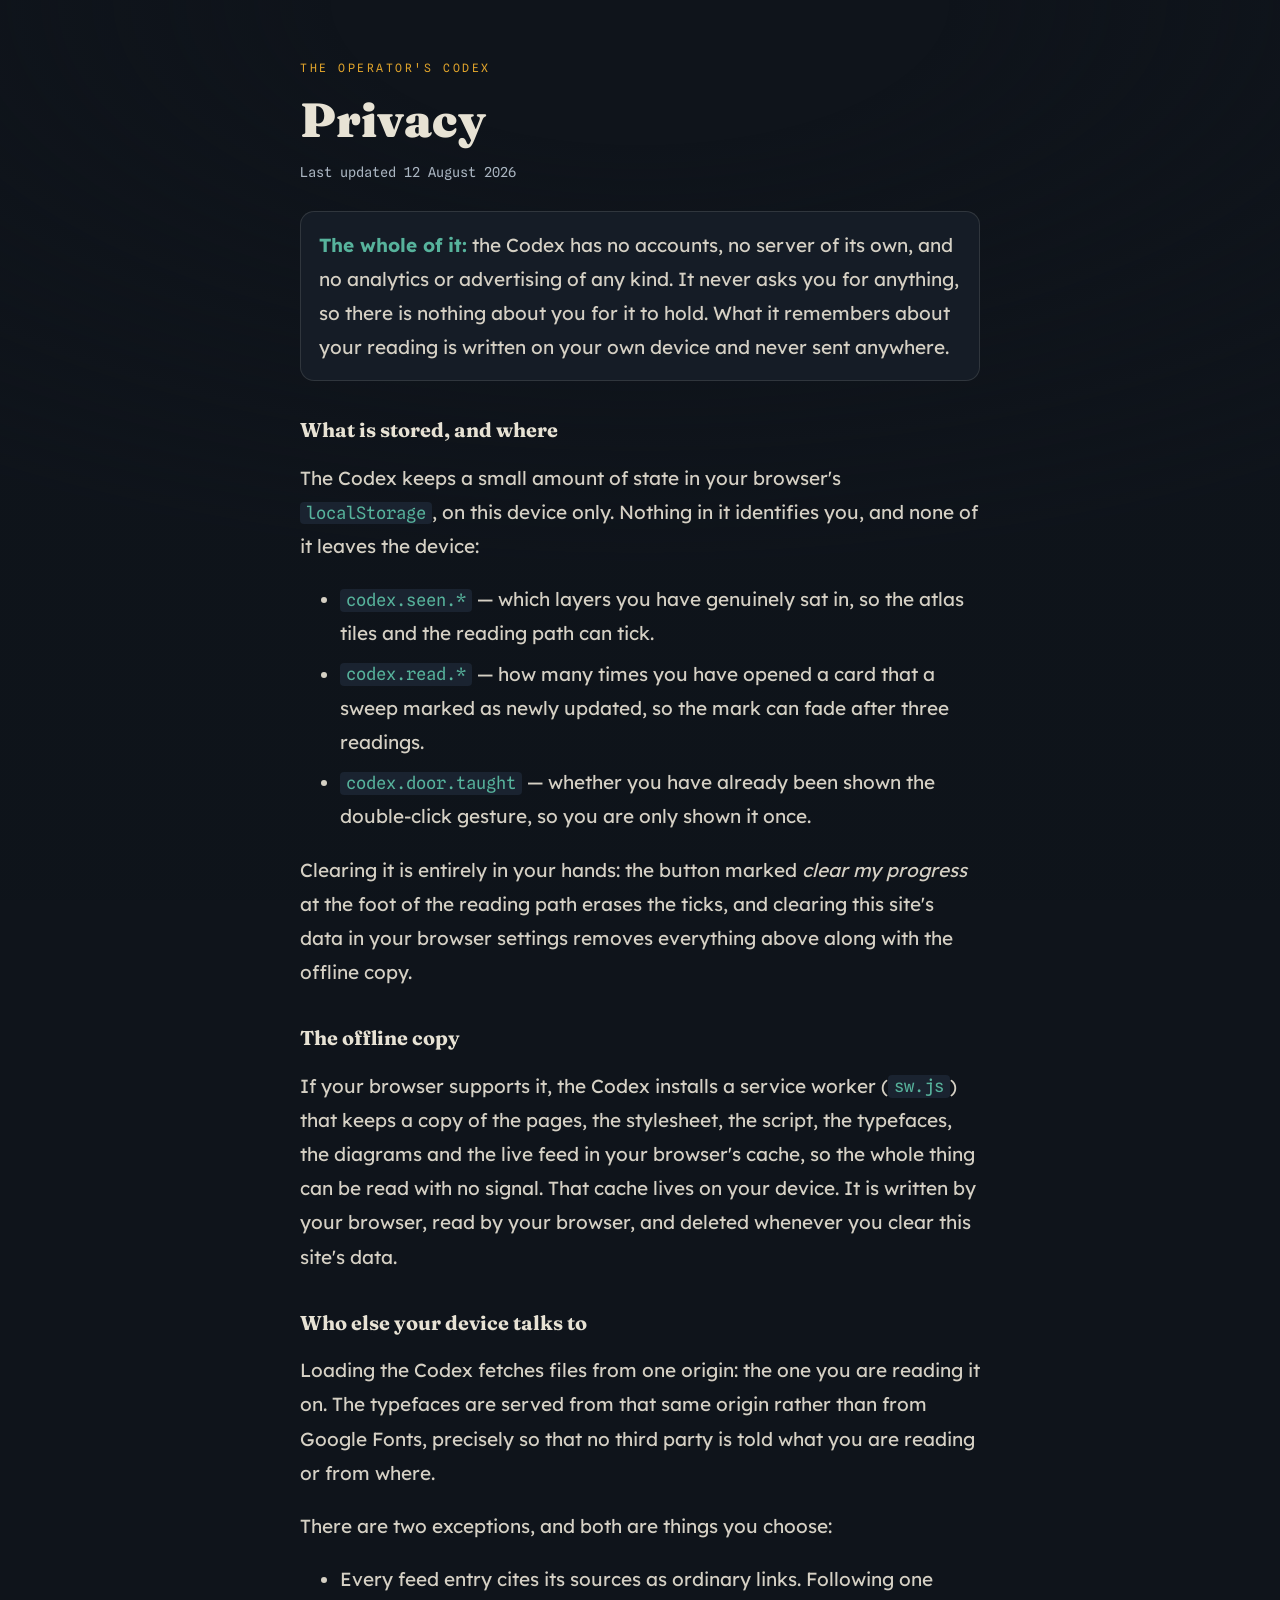
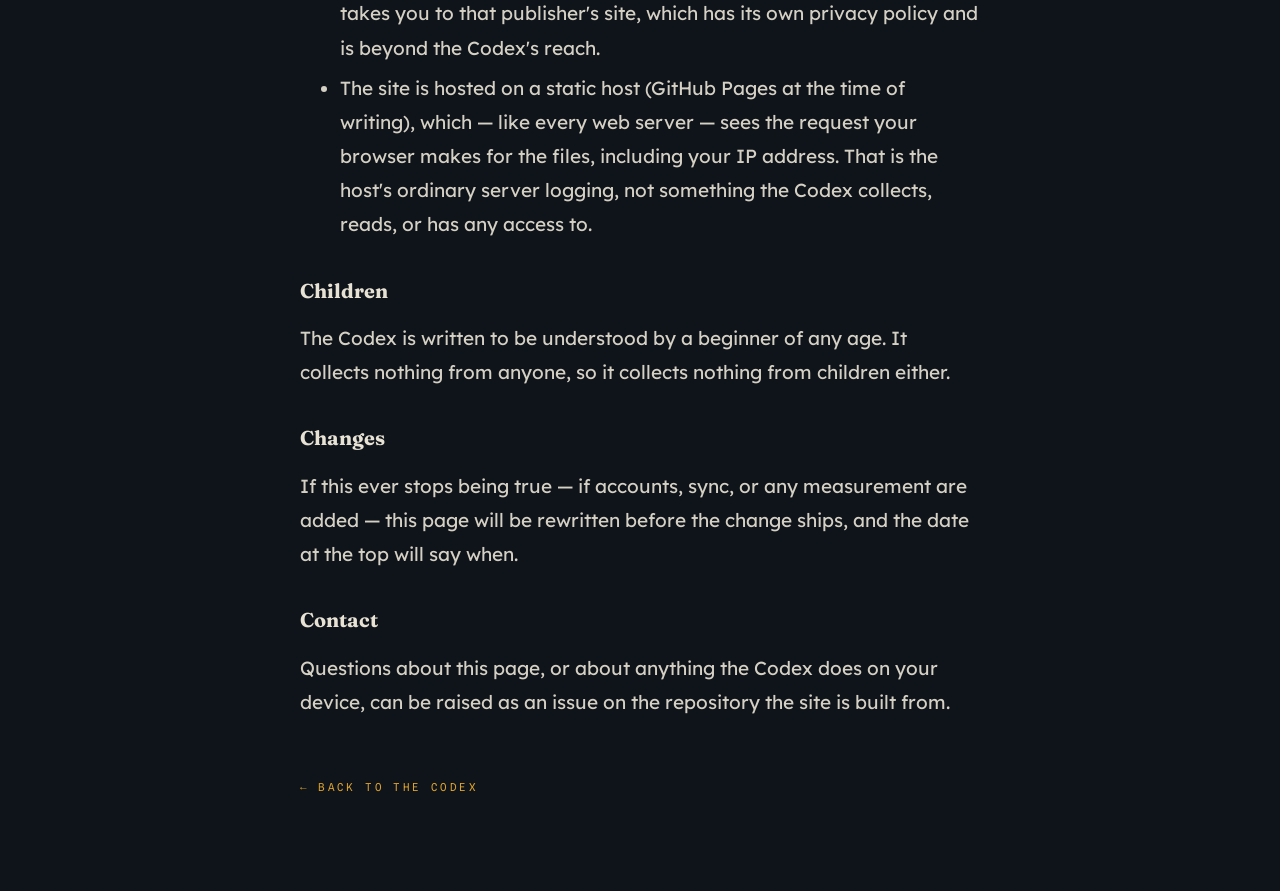
<file: privacy.html>
<!DOCTYPE html>
<html lang="en">
<head>
<meta charset="UTF-8">
<meta name="viewport" content="width=device-width, initial-scale=1.0">
<title>Privacy — The Operator's Codex</title>
<meta name="theme-color" content="#0f141b">
<meta name="description" content="The Operator's Codex has no accounts, no server and no tracking. Everything it remembers is kept on your own device.">
<link rel="manifest" href="manifest.json">
<link rel="stylesheet" href="assets/fonts.css">
<link rel="stylesheet" href="assets/codex.css">
<style>
  body{margin:0;background:#0f141b;color:#e7e2d4;
    font-family:'Lexend','Spline Sans',system-ui,sans-serif;font-size:19px;line-height:1.8}
  /* codex.css paints a fixed vignette at z-index 0 behind .wrap; this
     page has no .wrap, so it lifts itself above it the same way */
  .paper{max-width:680px;margin:0 auto;padding:58px 18px 90px;position:relative;z-index:1}
  .paper h1{font-size:clamp(2rem,5vw,3rem);font-weight:900;margin:0 0 6px}
  .paper h2{font-size:1.25rem;margin:38px 0 8px;color:#e7e2d4}
  .paper p{color:#d5d0c4}
  .paper li{color:#d5d0c4;margin:6px 0}
  .paper .kicker{font-family:'Spline Sans Mono',monospace;font-size:.72rem;letter-spacing:.22em;
    text-transform:uppercase;color:#dfa32b;margin-bottom:14px}
  .paper .short{border:1px solid rgba(231,226,212,.13);border-radius:14px;background:#151c26;
    padding:16px 18px;margin:26px 0}
  .paper .short b{color:#57b39c}
  .paper .back{display:inline-block;margin-top:40px;font-family:'Spline Sans Mono',monospace;
    font-size:.68rem;letter-spacing:.22em;text-transform:uppercase;color:#dfa32b}
  .paper code{background:#1a2330;padding:.08em .35em;border-radius:4px;color:#57b39c;
    font-family:'Spline Sans Mono',ui-monospace,monospace;font-size:.9em}
  .paper .when{color:#aab5c1;font-size:.85rem;font-family:'Spline Sans Mono',monospace}
</style>
</head>
<body>
<div class="paper">

  <div class="kicker">The Operator's Codex</div>
  <h1>Privacy</h1>
  <p class="when">Last updated 12 August 2026</p>

  <div class="short">
    <p style="margin:0"><b>The whole of it:</b> the Codex has no accounts, no server of its own,
    and no analytics or advertising of any kind. It never asks you for anything, so there is
    nothing about you for it to hold. What it remembers about your reading is written on your
    own device and never sent anywhere.</p>
  </div>

  <h2>What is stored, and where</h2>
  <p>The Codex keeps a small amount of state in your browser's <code>localStorage</code>, on this
  device only. Nothing in it identifies you, and none of it leaves the device:</p>
  <ul>
    <li><code>codex.seen.*</code> — which layers you have genuinely sat in, so the atlas tiles and
    the reading path can tick.</li>
    <li><code>codex.read.*</code> — how many times you have opened a card that a sweep marked as
    newly updated, so the mark can fade after three readings.</li>
    <li><code>codex.door.taught</code> — whether you have already been shown the double-click
    gesture, so you are only shown it once.</li>
  </ul>
  <p>Clearing it is entirely in your hands: the button marked <em>clear my progress</em> at the foot
  of the reading path erases the ticks, and clearing this site's data in your browser settings
  removes everything above along with the offline copy.</p>

  <h2>The offline copy</h2>
  <p>If your browser supports it, the Codex installs a service worker (<code>sw.js</code>) that
  keeps a copy of the pages, the stylesheet, the script, the typefaces, the diagrams and the live
  feed in your browser's cache, so the whole thing can be read with no signal. That cache lives on
  your device. It is written by your browser, read by your browser, and deleted whenever you clear
  this site's data.</p>

  <h2>Who else your device talks to</h2>
  <p>Loading the Codex fetches files from one origin: the one you are reading it on. The typefaces
  are served from that same origin rather than from Google Fonts, precisely so that no third party
  is told what you are reading or from where.</p>
  <p>There are two exceptions, and both are things you choose:</p>
  <ul>
    <li>Every feed entry cites its sources as ordinary links. Following one takes you to that
    publisher's site, which has its own privacy policy and is beyond the Codex's reach.</li>
    <li>The site is hosted on a static host (GitHub Pages at the time of writing), which — like
    every web server — sees the request your browser makes for the files, including your IP
    address. That is the host's ordinary server logging, not something the Codex collects, reads,
    or has any access to.</li>
  </ul>

  <h2>Children</h2>
  <p>The Codex is written to be understood by a beginner of any age. It collects nothing from
  anyone, so it collects nothing from children either.</p>

  <h2>Changes</h2>
  <p>If this ever stops being true — if accounts, sync, or any measurement are added — this page
  will be rewritten before the change ships, and the date at the top will say when.</p>

  <h2>Contact</h2>
  <p>Questions about this page, or about anything the Codex does on your device, can be raised as
  an issue on the repository the site is built from.</p>

  <a class="back" href="index.html">← back to the Codex</a>
</div>
</body>
</html>
</file>
<file: assets/fonts.css>
/* ============================================================
   THE CODEX TYPEFACES — served from this origin, not Google's.

   The three families the Codex is set in, subsetted to latin and
   latin-ext, taken from the Google Fonts CDN and committed here.
   Two reasons, both of which matter to the app the Codex is becoming:

     · offline — a service worker can cache a file on this origin.
       It cannot cache fonts.googleapis.com, so a page read on the
       Underground used to fall back to system fonts mid-sentence.
     · privacy — no third-party request means privacy.html can say
       "nothing about you leaves this device" without a caveat.

   All three are variable fonts, so one file covers every weight the
   page asks for; `font-weight: 100 900` is what tells the browser it
   may interpolate rather than synthesise. The unicode-range lines are
   Google's own, kept so anything outside latin still falls through to
   a system font instead of rendering as tofu.

   Fraunces, Lexend and Spline Sans Mono are all licensed under the
   SIL Open Font License 1.1, which permits redistribution like this.
   ============================================================ */

/* ---------------------------------------------------- Fraunces */
@font-face {
  font-family: 'Fraunces';
  font-style: normal;
  font-weight: 100 900;
  font-display: swap;
  src: url(fonts/fraunces-latin.woff2) format('woff2');
  unicode-range: U+0000-00FF, U+0131, U+0152-0153, U+02BB-02BC, U+02C6, U+02DA, U+02DC, U+0304, U+0308, U+0329, U+2000-206F, U+20AC, U+2122, U+2191, U+2193, U+2212, U+2215, U+FEFF, U+FFFD;
}
@font-face {
  font-family: 'Fraunces';
  font-style: normal;
  font-weight: 100 900;
  font-display: swap;
  src: url(fonts/fraunces-latin-ext.woff2) format('woff2');
  unicode-range: U+0100-02BA, U+02BD-02C5, U+02C7-02CC, U+02CE-02D7, U+02DD-02FF, U+0304, U+0308, U+0329, U+1D00-1DBF, U+1E00-1E9F, U+1EF2-1EFF, U+2020, U+20A0-20AB, U+20AD-20C0, U+2113, U+2C60-2C7F, U+A720-A7FF;
}

/* ------------------------------------------------------ Lexend */
@font-face {
  font-family: 'Lexend';
  font-style: normal;
  font-weight: 100 900;
  font-display: swap;
  src: url(fonts/lexend-latin.woff2) format('woff2');
  unicode-range: U+0000-00FF, U+0131, U+0152-0153, U+02BB-02BC, U+02C6, U+02DA, U+02DC, U+0304, U+0308, U+0329, U+2000-206F, U+20AC, U+2122, U+2191, U+2193, U+2212, U+2215, U+FEFF, U+FFFD;
}
@font-face {
  font-family: 'Lexend';
  font-style: normal;
  font-weight: 100 900;
  font-display: swap;
  src: url(fonts/lexend-latin-ext.woff2) format('woff2');
  unicode-range: U+0100-02BA, U+02BD-02C5, U+02C7-02CC, U+02CE-02D7, U+02DD-02FF, U+0304, U+0308, U+0329, U+1D00-1DBF, U+1E00-1E9F, U+1EF2-1EFF, U+2020, U+20A0-20AB, U+20AD-20C0, U+2113, U+2C60-2C7F, U+A720-A7FF;
}

/* -------------------------------------------- Spline Sans Mono */
@font-face {
  font-family: 'Spline Sans Mono';
  font-style: normal;
  font-weight: 100 900;
  font-display: swap;
  src: url(fonts/spline-sans-mono-latin.woff2) format('woff2');
  unicode-range: U+0000-00FF, U+0131, U+0152-0153, U+02BB-02BC, U+02C6, U+02DA, U+02DC, U+0304, U+0308, U+0329, U+2000-206F, U+20AC, U+2122, U+2191, U+2193, U+2212, U+2215, U+FEFF, U+FFFD;
}
@font-face {
  font-family: 'Spline Sans Mono';
  font-style: normal;
  font-weight: 100 900;
  font-display: swap;
  src: url(fonts/spline-sans-mono-latin-ext.woff2) format('woff2');
  unicode-range: U+0100-02BA, U+02BD-02C5, U+02C7-02CC, U+02CE-02D7, U+02DD-02FF, U+0304, U+0308, U+0329, U+1D00-1DBF, U+1E00-1E9F, U+1EF2-1EFF, U+2020, U+20A0-20AB, U+20AD-20C0, U+2113, U+2C60-2C7F, U+A720-A7FF;
}
</file>
<file: assets/codex.css>
/* ============================================================
   THE OPERATOR'S CODEX — the whole cloth
   One stylesheet, five books:

     §A  ground  · tokens, type, the reading column
     §B  chrome  · header, atlas, path, cards, notes, figures
     §C  organs  · field, rail, lens, pulse, mark, door, seeker
     §D  wide    · the breakpoint system (768 / 1024 / 1280 / 1680)
     §E  still   · prefers-reduced-motion answers everything

   The caretaker (scripts/update_codex.py) rewrites card HTML by
   regex, and Layer 04 is replaced wholesale between its markers —
   so every layout rule for section interiors styles bare children
   (section > *), never wrapper markup. Keep it that way.
   ============================================================ */

/* ---------- §A · ground ----------------------------------- */
:root{
  /* palette — mirrored in scripts/make_figures.py; change both or neither */
  --ink:#0f141b; --panel:#151c26; --panel2:#1a2330;
  --bone:#e7e2d4; --dim:#aab5c1;
  --turmeric:#dfa32b; --teal:#57b39c; --ember:#cf6f57;
  --line:rgba(231,226,212,.13);
  /* soft accents */
  --gold-soft:rgba(223,163,43,.5); --teal-soft:rgba(87,179,156,.5);
  --ember-soft:rgba(207,111,87,.5); --ice:#9fb4d8; --heather:#b79ad8;
  --glowT:rgba(223,163,43,.55); --glowL:rgba(87,179,156,.55); --glowE:rgba(207,111,87,.55);
  /* material */
  --glass:rgba(21,28,38,.72); --glass-line:rgba(231,226,212,.16);
  --lift1:0 10px 26px -16px rgba(0,0,0,.9);
  --lift2:0 18px 46px -28px rgba(0,0,0,.95);
  --lift3:0 50px 100px -50px #000;
  --r1:10px; --r2:14px; --r3:18px;
  /* type scale (body stays 19px — this is a reading site) */
  --t-hero:clamp(2.6rem,7vw,4.6rem);
  --t-h2:clamp(1.7rem,3.4vw,2.6rem);
  --t-h3:clamp(1.08rem,1.5vw,1.22rem);
  /* motion */
  --ease:cubic-bezier(.22,.85,.28,1);
  --easeIn:cubic-bezier(.65,.05,.36,1);
}
.wrap{max-width:760px;margin:0 auto;padding:0 18px 90px}
a{color:var(--teal);text-decoration:none}
h1,h2,h3{font-family:'Fraunces',Georgia,serif;line-height:1.12;margin:0}
code,.mono{font-family:'Spline Sans Mono',ui-monospace,monospace;font-size:.92em}
code{background:var(--panel2);padding:.08em .35em;border-radius:4px;color:var(--teal)}
:focus-visible{outline:2px solid var(--turmeric);outline-offset:2px}

/* ---------- §B · chrome ------------------------------------ */

/* header */
header{padding:58px 0 30px;border-bottom:1px solid var(--line)}
.kicker{font-family:'Spline Sans Mono',monospace;font-size:.72rem;letter-spacing:.22em;
  text-transform:uppercase;color:var(--turmeric);margin-bottom:14px}
header h1{font-size:var(--t-hero);font-weight:900}
header h1 em{font-style:italic;font-weight:400;color:var(--turmeric)}
.sub{color:var(--dim);margin:16px 0 0;max-width:44ch}
.stamp{font-family:'Spline Sans Mono',monospace;font-size:.72rem;color:var(--dim);
  margin-top:22px;display:flex;gap:14px;flex-wrap:wrap}
.stamp b{color:var(--bone);font-weight:500}

/* voices legend */
.legend{margin:26px 0 0;padding:16px;border:1px solid var(--line);border-radius:12px;background:var(--panel)}
.legend p{margin:8px 0;font-size:.98rem}
.dotg,.dott{display:inline-block;width:9px;height:9px;border-radius:50%;margin-right:8px}
.dotg{background:var(--turmeric)} .dott{background:var(--teal)}

/* the hero — a cinematic opening over the field */
.hero{min-height:88svh;display:flex;flex-direction:column;justify-content:center;padding:56px 0 34px}
.hero .kicker{animation:kick 1.6s var(--ease) .15s both}
.hero h1,.hero .sub,.hero .stamp,.hero .gestures,.hero .latest,.hero .beginrow{animation:heroin 1s var(--ease) both}
.hero h1{animation-delay:.05s}
.hero .sub{animation-delay:.2s}
.hero .stamp{animation-delay:.35s}
.hero .latest{animation-delay:.5s}
.hero .beginrow{animation-delay:.62s}
.hero .gestures{animation-delay:.74s}
@keyframes kick{from{opacity:0;letter-spacing:.5em;filter:blur(4px)}to{opacity:1}}
@keyframes heroin{from{opacity:0;transform:translateY(18px)}to{opacity:1;transform:none}}
.hero .stamp{gap:8px}
.hero .stamp span{border:1px solid var(--glass-line);background:var(--glass);border-radius:99px;
  padding:6px 12px;backdrop-filter:blur(8px);-webkit-backdrop-filter:blur(8px)}
.gestures{display:grid;gap:10px;margin-top:32px}
.gesture{border:1px solid var(--glass-line);background:var(--glass);border-radius:var(--r2);
  padding:13px 15px;backdrop-filter:blur(8px);-webkit-backdrop-filter:blur(8px)}
.gesture .gk{font-family:'Spline Sans Mono',monospace;font-size:.64rem;letter-spacing:.16em;
  text-transform:uppercase;color:var(--turmeric);display:block;margin-bottom:6px}
.gesture p{margin:0;font-size:.88rem;color:var(--dim);line-height:1.6}
.legend .study{color:var(--dim);font-size:.85rem;margin-top:10px}
.begin{display:inline-flex;align-items:center;gap:12px;margin-top:34px;align-self:flex-start;
  font-family:'Spline Sans Mono',monospace;font-size:.68rem;letter-spacing:.22em;text-transform:uppercase;
  color:var(--turmeric);border:1px solid rgba(223,163,43,.4);border-radius:99px;padding:12px 22px;
  background:rgba(223,163,43,.06);transition:background .3s var(--ease),color .3s var(--ease),transform .3s var(--ease)}
.begin b{font-weight:400;animation:dip 2.2s var(--ease) infinite}
@keyframes dip{0%,100%{transform:translateY(-2px)}50%{transform:translateY(3px)}}
.begin:hover{background:var(--turmeric);color:var(--ink);transform:translateY(-2px)}
/* two ways in: the curriculum from zero, or the whole atlas at once.
   The first is the one a newcomer wants, so it wears the gold. */
.beginrow{display:flex;gap:12px;flex-wrap:wrap;align-items:center}
.beginrow .begin{align-self:auto}
.begin.ghost{color:var(--dim);border-color:var(--line);background:transparent}
.begin.ghost b{animation:none}
.begin.ghost:hover{background:transparent;color:var(--bone);border-color:var(--gold-soft)}

/* the latest — the newest three, before anything else on the page.
   Whoever came for the news is served in the first screen; every
   route out of it goes down into the feed, and from there into the
   layer that teaches the ground each item stands on. */
.latest{margin-top:34px;border:1px solid var(--glass-line);background:var(--glass);
  border-radius:var(--r2);padding:14px 16px 6px;
  backdrop-filter:blur(8px);-webkit-backdrop-filter:blur(8px)}
.latesthead{display:flex;align-items:center;gap:10px;flex-wrap:wrap;
  font-family:'Spline Sans Mono',monospace;font-size:.64rem;letter-spacing:.16em;
  text-transform:uppercase;color:var(--dim);margin-bottom:4px}
.latesthead b{color:var(--bone);font-weight:500;letter-spacing:.16em}
.latesthead .lh-d{display:none;color:var(--dim);opacity:.75}   /* returns at 768 */
.latesthead a{margin-left:auto;color:var(--turmeric)}
.lateststrip{display:grid;gap:2px}
.latestwait{display:block;padding:10px 0;color:var(--dim);font-size:.9rem}
a.lat{display:block;padding:11px 0;border-top:1px solid var(--line);color:var(--bone);
  transition:padding-left .3s var(--ease),color .3s var(--ease)}
a.lat:hover{padding-left:8px}
.latmeta{display:flex;align-items:center;gap:8px;flex-wrap:wrap;margin-bottom:5px;
  font-family:'Spline Sans Mono',monospace;font-size:.56rem;letter-spacing:.16em;text-transform:uppercase}
.latmeta .when{color:var(--dim)}
.lattitle{display:block;font-family:'Fraunces',Georgia,serif;font-size:1rem;line-height:1.35}
a.lat:hover .lattitle{color:var(--turmeric)}

/* the atlas — the constellation of layers */
.atlas{margin:44px 0 0;scroll-margin-top:24px}
.atlashead{display:flex;align-items:center;gap:14px;flex-wrap:wrap;margin:0 0 14px}
.ah-t{font-family:'Fraunces',serif;font-weight:600;font-size:1.5rem}
.ah-d{color:var(--dim);font-size:.9rem;max-width:52ch;flex:1;min-width:220px}
.ah-ring{margin-left:auto;display:flex;align-items:center;gap:9px;
  font-family:'Spline Sans Mono',monospace;font-size:.62rem;letter-spacing:.14em;
  text-transform:uppercase;color:var(--dim)}
.ah-ring svg{display:block}
.stagekey{display:flex;gap:7px;flex-wrap:wrap;margin:0 0 14px}
.sk{font-family:'Spline Sans Mono',monospace;font-size:.6rem;letter-spacing:.14em;text-transform:uppercase;
  padding:4px 10px;border-radius:99px;border:1px solid var(--line);color:var(--sc,var(--dim))}
/* the six stage hues — kept inside the diagram palette family */
[data-stage="1"]{--sc:var(--turmeric)}
[data-stage="2"]{--sc:var(--teal)}
[data-stage="3"]{--sc:var(--ice)}
[data-stage="4"]{--sc:var(--ember)}
[data-stage="5"]{--sc:var(--bone)}
[data-stage="6"]{--sc:#b7ab63}
.tiles{display:grid;grid-template-columns:repeat(2,1fr);gap:10px;grid-auto-flow:dense}
.tile{position:relative;display:flex;flex-direction:column;overflow:hidden;color:var(--bone);
  border:1px solid var(--line);border-radius:var(--r2);background:var(--panel);
  transition:transform .45s var(--ease),border-color .45s var(--ease),box-shadow .45s var(--ease)}
.tile::before{ /* stage seam along the top edge */
  content:"";position:absolute;inset:0 0 auto 0;height:2px;z-index:2;
  background:linear-gradient(90deg,transparent,var(--sc,var(--turmeric)),transparent);opacity:.55}
.tile:hover{transform:translateY(-3px);border-color:var(--sc,var(--turmeric));box-shadow:var(--lift2)}
.tile.big{grid-column:span 2;grid-row:span 2}
.tile.wide{grid-column:span 2}
.tile.wide .thumbwrap{aspect-ratio:4.6/1}
.tile .thumbwrap{display:block;aspect-ratio:2.4/1;overflow:hidden;position:relative;
  border-bottom:1px solid var(--line);background:#0a0e13}
.tile.big .thumbwrap{aspect-ratio:auto;flex:1;min-height:120px}
.tile .thumbwrap::after{ /* legibility wash so tile titles always win */
  content:"";position:absolute;inset:0;pointer-events:none;
  background:linear-gradient(180deg,rgba(10,14,19,0) 55%,rgba(10,14,19,.55))}
.tile .thumb{width:100%;height:100%;object-fit:cover;display:block;opacity:.8;
  transform:scale(1.02);transition:transform .6s var(--ease),opacity .6s var(--ease)}
.tile:hover .thumb{transform:scale(1.08);opacity:1}
.tile .glyphslot svg{width:100%;height:100%;display:block}
.tile .n{font-family:'Spline Sans Mono',monospace;font-size:.62rem;letter-spacing:.2em;
  color:var(--sc,var(--turmeric));padding:10px 12px 0}
.tile .t{font-family:'Fraunces',serif;font-size:1.02rem;font-weight:600;padding:2px 12px 0;line-height:1.25}
.tile .d{color:var(--dim);font-size:.78rem;padding:4px 12px 12px;margin-top:auto}
.tile .tcount{position:absolute;top:8px;right:8px;z-index:2;
  font-family:'Spline Sans Mono',monospace;font-size:.56rem;letter-spacing:.12em;color:var(--bone);
  background:rgba(10,14,19,.72);border:1px solid var(--line);border-radius:99px;padding:3px 8px}
.tile.seen{border-color:rgba(87,179,156,.45)}
.tile.seen .n::after{content:" ✓";color:var(--teal);letter-spacing:0}
.thumbwrap.live,.thumbwrap.gloss{display:flex;flex-direction:column;align-items:center;justify-content:center;gap:8px;
  background:radial-gradient(80% 120% at 50% 0%,rgba(207,111,87,.14),#0a0e13 70%)}
.thumbwrap.gloss{background:radial-gradient(80% 120% at 50% 0%,rgba(223,163,43,.14),#0a0e13 70%)}
.livecast{font-family:'Spline Sans Mono',monospace;font-size:.6rem;letter-spacing:.16em;
  text-transform:uppercase;color:var(--dim);text-align:center;padding:0 12px}
.glossmark{font-size:1.8rem;color:var(--turmeric);line-height:1}

/* layers */
section{padding-top:64px}
.lnum{font-family:'Spline Sans Mono',monospace;font-size:.72rem;letter-spacing:.24em;color:var(--turmeric)}
section h2{font-size:var(--t-h2);font-weight:600;margin:8px 0 6px}
.lede{color:var(--dim);margin:0 0 22px;max-width:52ch}
section h3{font-size:var(--t-h3);color:var(--turmeric);margin:34px 0 10px;font-weight:600}

/* concept cards */
details.card{border:1px solid var(--line);border-radius:12px;background:var(--panel);margin:10px 0;overflow:hidden}
details.card summary{list-style:none;cursor:pointer;padding:13px 15px;display:block}
details.card summary::-webkit-details-marker{display:none}
details.card summary b{font-family:'Fraunces',serif;font-weight:600;font-size:1.05rem;display:block}
details.card summary span{color:var(--dim);font-size:.95rem;display:block;margin-top:2px}
details.card summary::after{content:"+";color:var(--turmeric);font-family:'Spline Sans Mono',monospace}
details.card[open] summary::after{content:"–"}
details.card[open] summary{border-bottom:1px solid var(--line)}
.plain,.tech{margin:0;padding:16px 16px 16px 18px;font-size:1rem}
.plain{border-left:3px solid var(--turmeric)}
.tech{border-left:3px solid var(--teal);border-top:1px dashed var(--line);color:#e3e8ec}
.plain::before,.tech::before{display:block;font-family:'Spline Sans Mono',monospace;font-size:.7rem;letter-spacing:.2em;margin-bottom:7px}
.plain::before{content:"PLAIN VOICE";color:var(--turmeric)}
.tech::before{content:"TECHNICAL VOICE";color:var(--teal)}

/* warnings + notes */
.warn{border:1px solid rgba(207,111,87,.45);border-left:4px solid var(--ember);border-radius:10px;
  background:rgba(207,111,87,.07);padding:14px 16px;margin:16px 0;font-size:1rem}
.warn b{color:var(--ember)}
.note{border:1px dashed var(--line);border-radius:10px;padding:14px 16px;margin:16px 0;font-size:1rem;color:#d6dce2}

/* log decoder */
.log{border:1px solid var(--line);border-radius:14px;background:#0a0e13;padding:6px 0;margin:14px 0}
.logline{font-family:'Fraunces',Georgia,serif;font-size:1.08rem;margin:0;padding:14px 16px 4px;color:var(--bone)}
.logline::before{content:"from your screen";display:block;font-family:'Spline Sans Mono',monospace;
  font-size:.62rem;letter-spacing:.2em;color:#5b6672;margin-bottom:6px;text-transform:uppercase}
.anno{margin:0 12px 10px;padding:10px 14px;border-left:3px solid var(--teal);background:var(--panel);
  border-radius:0 8px 8px 0;font-size:1rem;color:#e3e8ec}
.anno b{color:var(--turmeric);font-weight:600}

/* pi ladder */
.rung{display:flex;gap:14px;padding:14px 2px;border-bottom:1px solid var(--line)}
.rung .lv{font-family:'Spline Sans Mono',monospace;color:var(--turmeric);font-size:.78rem;min-width:34px;padding-top:3px}
.rung h4{margin:0;font-family:'Fraunces',serif;font-weight:600;font-size:1.04rem}
.rung p{margin:4px 0 0;font-size:1rem;color:#d6dce2}
.rung code{font-size:.8em}

/* blend tags */
.tag{display:inline-block;font-family:'Spline Sans Mono',monospace;font-size:.66rem;letter-spacing:.14em;
  padding:3px 9px;border-radius:99px;border:1px solid var(--line);margin:0 6px 6px 0}
.tag.n{color:var(--turmeric);border-color:rgba(223,163,43,.5)}
.tag.a{color:var(--teal);border-color:rgba(87,179,156,.5)}
.tag.s{color:var(--ember);border-color:rgba(207,111,87,.5)}
.blend{border:1px solid var(--line);border-radius:12px;background:var(--panel);padding:14px 16px;margin:10px 0}
.blend h4{margin:0 0 4px;font-family:'Fraunces',serif;font-weight:600;font-size:1.04rem}
.blend p{margin:5px 0 0;font-size:1rem;color:#e3e8ec}

/* code blocks */
pre{background:#0a0e13;border:1px solid var(--line);border-radius:12px;padding:14px;overflow-x:auto;
  font-family:'Spline Sans Mono',monospace;font-size:.8rem;line-height:1.55;color:#cfd6dd}
pre b{color:var(--turmeric);font-weight:500}

/* figures */
figure.fig{margin:14px 16px 18px;padding:0}
figure.fig.wide{margin:18px 0 6px}
figure.fig img{width:100%;height:auto;display:block;border:1px solid var(--line);border-radius:10px;background:#0a0e13}
figure.fig figcaption{font-family:'Spline Sans Mono',monospace;font-size:.68rem;letter-spacing:.12em;color:var(--dim);margin-top:8px;text-transform:uppercase}

/* glossary */
.gloss p{margin:0;padding:9px 2px;border-bottom:1px solid var(--line);font-size:1rem}
.gloss b{font-family:'Spline Sans Mono',monospace;color:var(--teal);font-weight:500;font-size:.85rem}

/* dock */
.sizer{position:fixed;right:14px;bottom:14px;display:flex;gap:9px;z-index:9}
.sizer button{width:46px;height:46px;border-radius:50%;border:1px solid var(--line);background:var(--panel2);color:var(--bone);font-family:'Fraunces',serif;font-size:1rem;cursor:pointer}
.sizer button:active{background:var(--turmeric);color:var(--ink)}

/* node log (Layer 07 — ids read by its inline script; do not rename) */
.nodelog{border:1px solid rgba(223,163,43,.45);border-radius:14px;background:var(--panel);padding:16px;margin:0 0 22px}
.nl-head{display:flex;justify-content:space-between;gap:10px;font-family:'Spline Sans Mono',monospace;font-size:.72rem;letter-spacing:.16em;color:var(--turmeric);margin-bottom:12px}
.nl-pills{display:flex;gap:7px;flex-wrap:wrap;margin-bottom:10px}
.nl-pill{font-family:'Spline Sans Mono',monospace;font-size:.74rem;padding:5px 11px;border-radius:99px;border:1px solid var(--line);color:var(--dim)}
.nl-pill.done{border-color:var(--teal);color:var(--teal)}
.nl-pill.current{background:var(--turmeric);border-color:var(--turmeric);color:var(--ink)}
.nl-entry{font-size:.95rem;padding:9px 0;border-top:1px solid var(--line)}
.nl-entry b{font-family:'Spline Sans Mono',monospace;color:var(--turmeric);font-weight:500;font-size:.8rem;margin-right:9px}
.nl-off{color:var(--dim);font-size:.95rem;margin:0}

footer{margin-top:80px;padding-top:24px;border-top:1px solid var(--line);
  font-family:'Spline Sans Mono',monospace;font-size:.72rem;color:var(--dim);line-height:2}

/* ---------- §C · organs ------------------------------------ */

/* the field — a living neural background */
/* the atmosphere — the six stages of the path, rendered as light.
   codex.js writes these three properties from one scroll fraction;
   the whole ground drifts turmeric → teal → ice → ember → bone →
   brass as you descend, a fraction of a shade per screen. The alphas
   stay under .09 so nothing here ever costs the text its contrast. */
:root{
  --atmo-a:rgba(223,163,43,.085);
  --atmo-b:rgba(87,179,156,.05);
  --atmo-ink:#0f141b;
  --stage-line:rgba(223,163,43,.42);
  --stage-glow:rgba(223,163,43,.5);
  --atmo-veil0:rgba(15,20,27,0);
  --atmo-veil:rgba(15,20,27,.82);
}
#atmos{
  position:fixed; inset:0; z-index:0; pointer-events:none;
  background:
    radial-gradient(90% 62% at 12% 0%, var(--atmo-a), transparent 64%),
    radial-gradient(85% 58% at 88% 100%, var(--atmo-b), transparent 62%),
    var(--atmo-ink);
}
#field{
  position:fixed; inset:0; z-index:0; pointer-events:none;
  opacity:.55; transition:opacity 1.2s ease;
}
body > .wrap{position:relative; z-index:1}
body::after{  /* vignette so text always wins over the field — in the stage's own ground */
  content:""; position:fixed; inset:0; z-index:0; pointer-events:none;
  background:radial-gradient(120% 80% at 50% 0%,var(--atmo-veil0) 20%,var(--atmo-veil) 78%);
}

/* the rail */
#rail{
  position:fixed; top:0; left:0; height:2px; width:100%; z-index:40; pointer-events:none;
  background:linear-gradient(90deg,var(--turmeric),var(--teal) 55%,var(--ember));
  transform:scaleX(0); transform-origin:0 50%;
  box-shadow:0 0 14px var(--stage-glow);
}
#here{
  position:fixed; top:12px; right:12px; z-index:40; pointer-events:none;
  font-family:'Spline Sans Mono',monospace; font-size:.6rem; letter-spacing:.2em;
  text-transform:uppercase; color:var(--dim);
  background:rgba(13,18,25,.95); border:1px solid var(--stage-line); border-radius:99px;
  padding:5px 12px; backdrop-filter:blur(12px); -webkit-backdrop-filter:blur(12px);
  box-shadow:var(--lift1);
  opacity:0; transform:translateY(-6px); transition:opacity .4s var(--ease),transform .4s var(--ease);
  max-width:52vw; overflow:hidden; text-overflow:ellipsis; white-space:nowrap;
}
#here.on{opacity:1; transform:none}

/* arrival motion */
.rise{opacity:0; transform:translateY(26px); filter:blur(3px);
  transition:opacity .85s var(--ease),transform .85s var(--ease),filter .85s var(--ease)}
.rise.lit{opacity:1; transform:none; filter:none}
section h2{
  background:linear-gradient(92deg,var(--bone) 20%,var(--turmeric) 50%,var(--bone) 80%);
  background-size:220% 100%; -webkit-background-clip:text; background-clip:text;
  color:transparent; animation:sheen 9s linear infinite;
}
@keyframes sheen{0%{background-position:200% 0}100%{background-position:-40% 0}}
header h1{position:relative}
header h1::after{
  content:""; position:absolute; left:0; right:0; bottom:-14px; height:1px;
  background:linear-gradient(90deg,transparent,var(--turmeric),transparent);
  opacity:.45; animation:scan 6s var(--ease) infinite;
}
@keyframes scan{0%,100%{transform:scaleX(.15);opacity:.15}50%{transform:scaleX(1);opacity:.5}}

/* cards, elevated */
details.card{
  position:relative; transition:border-color .45s var(--ease),box-shadow .45s var(--ease),
    transform .45s var(--ease), background .45s var(--ease);
}
details.card::before{ /* the seam of light down the left edge */
  content:""; position:absolute; left:0; top:0; bottom:0; width:2px;
  background:linear-gradient(180deg,var(--turmeric),var(--teal));
  opacity:0; transition:opacity .45s var(--ease);
}
details.card[open]{
  border-color:rgba(223,163,43,.34);
  box-shadow:var(--lift2),0 0 0 1px rgba(223,163,43,.09) inset;
}
details.card[open]::before{opacity:.75}
details.card summary{position:relative; padding-right:40px;
  transition:background .3s var(--ease)}
details.card summary::after{
  position:absolute; right:15px; top:11px;
  width:20px; height:20px; line-height:20px; text-align:center; font-size:1.05rem;
  transition:transform .35s var(--ease);
}
details.card[open] summary::after{transform:rotate(180deg)}
details.card summary:hover{background:rgba(223,163,43,.05)}
details.card summary:focus-visible{outline:2px solid var(--turmeric); outline-offset:-2px}
details.card[open] > .plain,
details.card[open] > .tech,
details.card[open] > figure,
details.card[open] > pre,
details.card[open] > .note,
details.card[open] > .warn{animation:unfold .55s var(--ease) both}
details.card[open] > .tech{animation-delay:.08s}
details.card[open] > figure{animation-delay:.14s}
@keyframes unfold{from{opacity:0;transform:translateY(10px)}to{opacity:1;transform:none}}

/* the mark (newly updated) */
details.card[data-updated]{border-color:rgba(87,179,156,.42)}
.mark{
  display:inline-flex; align-items:center; gap:6px; vertical-align:middle;
  font-family:'Spline Sans Mono',monospace; font-size:.58rem; letter-spacing:.18em;
  text-transform:uppercase; color:var(--ink); background:var(--teal);
  border-radius:99px; padding:3px 9px; margin:0 0 4px; font-weight:600;
  box-shadow:0 0 0 0 var(--glowL); animation:beat 2.6s var(--ease) infinite;
}
.mark .dot{width:5px;height:5px;border-radius:50%;background:var(--ink);opacity:.6}
.mark.faded{background:transparent;color:var(--teal);border:1px solid rgba(87,179,156,.5);animation:none;box-shadow:none}
@keyframes beat{
  0%{box-shadow:0 0 0 0 var(--glowL)}
  60%{box-shadow:0 0 0 9px rgba(87,179,156,0)}
  100%{box-shadow:0 0 0 0 rgba(87,179,156,0)}
}
.markline{
  font-family:'Spline Sans Mono',monospace; font-size:.62rem; letter-spacing:.14em;
  color:var(--dim); text-transform:uppercase; margin:0; padding:9px 16px;
  border-bottom:1px solid var(--line); background:rgba(87,179,156,.06);
}
.markline b{color:var(--teal); font-weight:500}

/* the lens (fullscreen images) */
figure.fig{position:relative}
figure.fig img{cursor:zoom-in; transition:transform .5s var(--ease),border-color .5s var(--ease)}
figure.fig img:hover{border-color:rgba(223,163,43,.4)}
figure.fig::after{
  content:"⤢ full screen"; position:absolute; right:9px; top:9px;
  font-family:'Spline Sans Mono',monospace; font-size:.56rem; letter-spacing:.16em;
  text-transform:uppercase; color:var(--bone); background:rgba(10,14,19,.78);
  border:1px solid var(--line); border-radius:99px; padding:4px 10px;
  opacity:0; transition:opacity .35s var(--ease); pointer-events:none;
}
figure.fig:hover::after,figure.fig:focus-within::after{opacity:.92}

#lens{
  position:fixed; inset:0; z-index:120; display:none;
  background:rgba(6,9,13,.97); backdrop-filter:blur(22px); -webkit-backdrop-filter:blur(22px);
  touch-action:none; overscroll-behavior:contain;
}
#lens.on{display:flex; flex-direction:column; animation:lensIn .4s var(--ease) both}
@keyframes lensIn{from{opacity:0}to{opacity:1}}
#lens .stage{
  flex:1; min-height:0; display:flex; align-items:center; justify-content:center;
  overflow:hidden; position:relative; padding:10px 62px;
}
#lens img{
  max-width:100%; max-height:100%; width:auto; height:auto; display:block;
  border-radius:8px; background:#0a0e13; cursor:grab;
  transform-origin:center center; will-change:transform;
  animation:lensPop .5s var(--ease) both;
}
@keyframes lensPop{from{opacity:0;transform:scale(.94)}to{opacity:1;transform:scale(1)}}
#lens img.grabbing{cursor:grabbing}
#lens .bar{
  display:flex; align-items:center; gap:10px; padding:12px 14px;
  border-bottom:1px solid var(--line); background:rgba(15,20,27,.6);
}
#lens .cap{
  padding:12px 16px calc(14px + env(safe-area-inset-bottom,0px));
  border-top:1px solid var(--line); background:rgba(15,20,27,.6);
  font-family:'Spline Sans Mono',monospace; font-size:.66rem; letter-spacing:.1em;
  color:var(--dim); text-transform:uppercase; line-height:1.7; max-height:26vh; overflow:auto;
}
#lens .count{
  font-family:'Spline Sans Mono',monospace; font-size:.66rem; letter-spacing:.16em;
  color:var(--turmeric); margin-right:auto;
}
.lensbtn{
  min-width:42px; height:42px; padding:0 12px; border-radius:12px; cursor:pointer;
  border:1px solid var(--line); background:var(--panel2); color:var(--bone);
  font-family:'Spline Sans Mono',monospace; font-size:.86rem; line-height:1;
  display:inline-flex; align-items:center; justify-content:center;
  transition:background .25s var(--ease),color .25s var(--ease),transform .2s var(--ease);
}
.lensbtn:hover{background:var(--turmeric); color:var(--ink)}
.lensbtn:active{transform:scale(.94)}
#lens .side{
  position:absolute; top:50%; transform:translateY(-50%); z-index:2;
  width:46px; height:78px; border-radius:14px; border:1px solid var(--line);
  background:rgba(15,20,27,.72); color:var(--bone); font-size:1.2rem; cursor:pointer;
  display:flex; align-items:center; justify-content:center;
}
#lens .side:hover{background:var(--turmeric); color:var(--ink)}
#lens .prev{left:10px} #lens .next{right:10px}
#lens .hint{
  position:absolute; left:50%; bottom:14px; transform:translateX(-50%);
  font-family:'Spline Sans Mono',monospace; font-size:.58rem; letter-spacing:.16em;
  color:var(--dim); text-transform:uppercase; pointer-events:none;
  background:rgba(10,14,19,.7); padding:5px 12px; border-radius:99px;
  animation:fadeout 5s ease 2.4s both;
}
@keyframes fadeout{to{opacity:0}}

/* the pulse (live updates) */
#live{padding-top:52px}
.pulsehead{
  display:flex; align-items:center; gap:12px; flex-wrap:wrap; margin:0 0 6px;
}
.livedot{
  width:9px; height:9px; border-radius:50%; background:var(--ember); flex:none;
  box-shadow:0 0 0 0 var(--glowE); animation:beat 2.2s var(--ease) infinite;
}
.pulsemeta{
  font-family:'Spline Sans Mono',monospace; font-size:.66rem; letter-spacing:.14em;
  color:var(--dim); text-transform:uppercase; margin:0 0 16px; line-height:2;
}
.pulsemeta b{color:var(--turmeric); font-weight:500}
.filters{display:flex; gap:8px; flex-wrap:wrap; margin:0 0 18px}
.filters button{
  font-family:'Spline Sans Mono',monospace; font-size:.66rem; letter-spacing:.14em;
  text-transform:uppercase; padding:7px 14px; border-radius:99px; cursor:pointer;
  border:1px solid var(--line); background:transparent; color:var(--dim);
  transition:all .3s var(--ease);
}
.filters button:hover{border-color:rgba(223,163,43,.5); color:var(--bone)}
.filters button[aria-pressed="true"]{background:var(--turmeric); border-color:var(--turmeric); color:var(--ink)}

.feed{position:relative; padding-left:22px}
.feed::before{ /* the spine the feed grows down */
  content:""; position:absolute; left:5px; top:6px; bottom:6px; width:1px;
  background:linear-gradient(180deg,var(--turmeric),var(--teal) 40%,rgba(231,226,212,.08));
}
.drop{
  position:relative; border:1px solid var(--line); border-radius:14px;
  background:var(--panel); margin:0 0 14px; overflow:hidden;
  transition:border-color .45s var(--ease),box-shadow .45s var(--ease);
}
.drop::before{
  content:""; position:absolute; left:-22px; top:22px; width:11px; height:11px;
  border-radius:50%; background:var(--ink); border:2px solid var(--turmeric);
}
.drop.fresh::before{animation:beat 2.4s var(--ease) infinite; box-shadow:0 0 0 0 var(--glowT)}
.drop:hover{border-color:rgba(223,163,43,.32); box-shadow:0 18px 40px -30px #000}
.drop > summary{list-style:none; cursor:pointer; padding:14px 16px; display:block}
.drop > summary::-webkit-details-marker{display:none}
.drop[open] > summary{border-bottom:1px solid var(--line)}
.dropmeta{
  display:flex; align-items:center; gap:9px; flex-wrap:wrap; margin-bottom:7px;
  font-family:'Spline Sans Mono',monospace; font-size:.6rem; letter-spacing:.16em; text-transform:uppercase;
}
.dropmeta .when{color:var(--dim)}
.dom{padding:3px 9px; border-radius:99px; border:1px solid var(--line); font-weight:500}
.dom.ai{color:var(--teal); border-color:rgba(87,179,156,.5)}
.dom.hardware{color:var(--turmeric); border-color:rgba(223,163,43,.5)}
.dom.cyber{color:var(--ember); border-color:rgba(207,111,87,.5)}
.dom.it{color:#9fb4d8; border-color:rgba(159,180,216,.5)}
.dom.market{color:var(--heather); border-color:rgba(183,154,216,.5)}
.new{background:var(--ember); color:var(--ink); border-color:var(--ember); font-weight:600}
.drop h4{
  margin:0; font-family:'Fraunces',serif; font-weight:600; font-size:1.08rem; line-height:1.35;
}
.drop .oneline{display:block; color:var(--dim); font-size:.94rem; margin-top:4px}
.dropbody{padding:0 0 6px}
.dropbody .plain,.dropbody .tech{margin:0}
.lands{
  margin:0; padding:14px 16px 14px 18px; border-left:3px solid var(--ember);
  border-top:1px dashed var(--line); font-size:1rem; color:#e9e3da;
}
.lands::before{
  content:"WHERE IT LANDS"; display:block; font-family:'Spline Sans Mono',monospace;
  font-size:.7rem; letter-spacing:.2em; color:var(--ember); margin-bottom:7px;
}
.kit{
  margin:0; padding:14px 16px; border-top:1px dashed var(--line);
  font-size:.95rem; color:#d6dce2;
}
.kit::before{
  content:"TOOLS TO REACH FOR"; display:block; font-family:'Spline Sans Mono',monospace;
  font-size:.7rem; letter-spacing:.2em; color:var(--dim); margin-bottom:7px;
}
.kit code{margin-right:5px}
.srcs{
  margin:0; padding:11px 16px calc(14px); border-top:1px solid var(--line);
  font-family:'Spline Sans Mono',monospace; font-size:.64rem; letter-spacing:.1em;
  color:var(--dim); display:flex; gap:12px; flex-wrap:wrap;
}
/* the funnel: news is the hook, the layer below it is the product */
.teach{
  margin:0; padding:11px 16px 14px; border-top:1px dashed var(--line);
  font-family:'Spline Sans Mono',monospace; font-size:.64rem; letter-spacing:.12em;
  text-transform:uppercase;
}
.teach a{color:var(--turmeric)}
.teach a:hover{color:var(--bone)}
.feed .yearline{
  font-family:'Spline Sans Mono',monospace; font-size:.66rem; letter-spacing:.24em;
  color:var(--turmeric); text-transform:uppercase; margin:26px 0 12px; position:relative;
}
.feedmore{
  width:100%; padding:13px; margin-top:4px; border-radius:12px; cursor:pointer;
  border:1px dashed var(--line); background:transparent; color:var(--dim);
  font-family:'Spline Sans Mono',monospace; font-size:.68rem; letter-spacing:.16em; text-transform:uppercase;
  transition:all .3s var(--ease);
}
.feedmore:hover{color:var(--bone); border-color:rgba(223,163,43,.5)}
.vault{
  border:1px dashed var(--line); border-radius:12px; padding:13px 15px; margin:18px 0 0;
  font-size:.92rem; color:var(--dim);
}
.vault b{color:var(--teal)}
.filters button i{
  font-style:normal; margin-left:7px; opacity:.65; font-size:.9em;
}
.touch{
  margin:0; padding:12px 16px; border-top:1px dashed var(--line);
  font-family:'Spline Sans Mono',monospace; font-size:.66rem; letter-spacing:.08em;
  color:var(--dim); line-height:2.1;
}
.touch a{
  border:1px solid rgba(87,179,156,.42); border-radius:99px; padding:3px 9px;
  margin-right:5px; color:var(--teal); white-space:nowrap;
  transition:all .28s var(--ease);
}
.touch a:hover{background:var(--teal); color:var(--ink)}

/* the glossary as the door's showroom */
.glossbanner{
  border:1px solid rgba(223,163,43,.35); border-radius:12px; padding:13px 15px;
  margin:0 0 14px; font-size:.95rem; color:var(--dim);
  background:rgba(223,163,43,.05);
}
.glossbanner b{color:var(--turmeric)}
.glosstools{display:flex; gap:12px; flex-wrap:wrap; align-items:center; margin:0 0 10px}
#glossfilter{
  flex:1; min-width:200px; border:1px solid var(--line); border-radius:99px;
  background:var(--panel); color:var(--bone); outline:0;
  font-family:'Lexend',system-ui,sans-serif; font-size:.95rem; padding:10px 18px;
  transition:border-color .3s var(--ease);
}
#glossfilter:focus{border-color:rgba(223,163,43,.5)}
#glossfilter::placeholder{color:var(--dim)}
.alpharow{display:flex; gap:3px; flex-wrap:wrap}
.alpharow button{
  min-width:30px; height:30px; padding:0 6px; border-radius:8px; cursor:pointer;
  border:1px solid var(--line); background:transparent; color:var(--dim);
  font-family:'Spline Sans Mono',monospace; font-size:.68rem;
  transition:all .25s var(--ease);
}
.alpharow button:hover{border-color:var(--turmeric); color:var(--turmeric)}
.gloss b{cursor:pointer; border-bottom:1px dashed rgba(87,179,156,.45);
  transition:color .25s var(--ease),border-color .25s var(--ease)}
.gloss b:hover,.gloss b:focus-visible{color:var(--turmeric); border-color:var(--turmeric)}
.gloss p.flash{animation:glossflash 1.5s var(--ease) both}
@keyframes glossflash{0%,55%{background:rgba(223,163,43,.14)}100%{background:transparent}}

/* the door (double-click lexicon) */
.dtip{
  position:fixed; z-index:60; pointer-events:none;
  font-family:'Spline Sans Mono',monospace; font-size:.58rem; letter-spacing:.16em;
  text-transform:uppercase; color:var(--ink); background:var(--turmeric);
  border-radius:99px; padding:4px 10px; opacity:0; transform:translate(-50%,-4px);
  transition:opacity .3s var(--ease),transform .3s var(--ease);
}
.dtip.on{opacity:1; transform:translate(-50%,-10px)}

#door{position:fixed; inset:0; z-index:130; display:none; perspective:1500px}
#door.on{display:block;
  /* the iris — the page opens at the very word that was struck */
  animation:iris .7s var(--easeIn) both;
}
@keyframes iris{
  from{clip-path:circle(0px at var(--ox,50%) var(--oy,45%))}
  to{clip-path:circle(var(--irad,160vmax) at var(--ox,50%) var(--oy,45%))}
}
#door .veil{
  position:absolute; inset:0; background:rgba(4,7,10,.88);
  backdrop-filter:blur(16px); -webkit-backdrop-filter:blur(16px);
  animation:lensIn .45s var(--ease) both;
}
#door .warp{position:absolute; inset:0; pointer-events:none; z-index:1}
#door .beam{
  position:absolute; left:50%; top:50%; width:min(560px,86vw); height:min(560px,86vw);
  transform:translate(-50%,-50%); border-radius:50%; pointer-events:none;
  background:radial-gradient(circle,rgba(var(--wrgb,223,163,43),.30),rgba(87,179,156,.10) 42%,transparent 68%);
  animation:bloom 1.5s var(--ease) both;
}
/* the six worlds a door can open into */
#door.w-mind{--wrgb:87,179,156}
#door.w-wire{--wrgb:159,180,216}
#door.w-silicon{--wrgb:223,163,43}
#door.w-shield{--wrgb:207,111,87}
#door.w-craft{--wrgb:183,171,99}
#door.w-world{--wrgb:231,226,212}
@keyframes bloom{0%{opacity:0;transform:translate(-50%,-50%) scale(.2)}
  45%{opacity:1}100%{opacity:.5;transform:translate(-50%,-50%) scale(1)}}
#door .leaf{
  position:absolute; top:0; bottom:0; width:50.6%; z-index:2;
  background:linear-gradient(180deg,#1b2431,#0d1219);
  border:1px solid rgba(223,163,43,.30); pointer-events:none;
  transform-style:preserve-3d; backface-visibility:hidden;
}
#door .leaf::after{ /* the carved seam */
  content:""; position:absolute; top:14%; bottom:14%; width:1px;
  background:linear-gradient(180deg,transparent,var(--turmeric),transparent); opacity:.55;
}
#door .leaf.l{left:0; transform-origin:left center; animation:swingL 1.05s var(--easeIn) both}
#door .leaf.r{right:0; transform-origin:right center; animation:swingR 1.05s var(--easeIn) both}
#door .leaf.l::after{right:3px} #door .leaf.r::after{left:3px}
@keyframes swingL{
  0%{transform:rotateY(0deg)} 18%{transform:rotateY(-4deg)}
  100%{transform:rotateY(-108deg); opacity:0}}
@keyframes swingR{
  0%{transform:rotateY(0deg)} 18%{transform:rotateY(4deg)}
  100%{transform:rotateY(108deg); opacity:0}}
#door .room{
  position:absolute; inset:0; z-index:3; overflow:auto; overscroll-behavior:contain;
  padding:calc(22px + env(safe-area-inset-top,0px)) 16px calc(40px + env(safe-area-inset-bottom,0px));
  display:flex; align-items:flex-start; justify-content:center;
  animation:step 1.1s var(--ease) .34s both;
}
@keyframes step{from{opacity:0;transform:translateZ(-180px) scale(.9)}to{opacity:1;transform:none}}
#door .panel{
  width:100%; max-width:660px; border:1px solid rgba(var(--wrgb,223,163,43),.32); border-radius:18px;
  background:linear-gradient(180deg,rgba(26,35,48,.97),rgba(15,20,27,.99));
  box-shadow:var(--lift3),0 0 0 1px rgba(var(--wrgb,223,163,43),.08) inset; overflow:hidden;
}
#door .duo{display:block}
#door .artside{
  background:radial-gradient(120% 100% at 50% 0%,rgba(var(--wrgb,223,163,43),.14),transparent 62%);
}
#door .sec{
  display:block; width:100%; font-family:'Spline Sans Mono',monospace; font-size:.6rem;
  letter-spacing:.22em; text-transform:uppercase; color:var(--dim); margin:0 0 9px;
}
#door .why{
  margin:0; padding:14px 18px; border-top:1px dashed var(--line);
  border-left:3px solid var(--ember); font-size:1rem; color:#e9e3da;
}
#door .why span{
  display:block; font-family:'Spline Sans Mono',monospace; font-size:.6rem;
  letter-spacing:.22em; text-transform:uppercase; color:var(--ember); margin-bottom:7px;
}
#door .kin,#door .crumbs{
  padding:14px 18px; border-top:1px solid var(--line); display:flex; gap:8px; flex-wrap:wrap;
}
#door .kin button,#door .crumbs button{
  font-family:'Spline Sans Mono',monospace; font-size:.66rem; letter-spacing:.1em;
  padding:8px 13px; border-radius:99px; cursor:pointer;
  border:1px solid rgba(var(--wrgb,223,163,43),.42); background:transparent; color:var(--bone);
  transition:all .28s var(--ease);
}
#door .kin button:hover{background:rgba(var(--wrgb,223,163,43),.9); color:var(--ink);
  transform:translateY(-1px)}
#door .kin button:nth-child(odd){transform:translateY(2px)}
#door .kin button:nth-child(odd):hover{transform:translateY(0)}
#door .crumbs{border-top:1px dashed var(--line); padding-top:11px; padding-bottom:11px}
#door .crumbs button{border-color:var(--line); color:var(--dim); font-size:.6rem; padding:6px 11px}
#door .crumbs button:hover{color:var(--bone); border-color:var(--dim)}
#door .top{
  display:flex; align-items:flex-start; gap:12px; padding:18px 18px 12px;
  border-bottom:1px solid var(--line);
}
#door .word{flex:1; min-width:0}
#door .word .k{
  font-family:'Spline Sans Mono',monospace; font-size:.6rem; letter-spacing:.22em;
  text-transform:uppercase; color:var(--turmeric); display:block; margin-bottom:5px;
}
#door .word h3{font-family:'Fraunces',serif; font-size:1.6rem; font-weight:600; word-break:break-word}
#door .word .aka{color:var(--dim); font-size:.86rem; margin:5px 0 0}
#door figure{margin:0; padding:16px 16px 4px}
#door figure img,#door figure svg{
  width:100%; height:auto; display:block; border:1px solid var(--line);
  border-radius:12px; background:#0a0e13;
}
#door figure figcaption{
  font-family:'Spline Sans Mono',monospace; font-size:.62rem; letter-spacing:.12em;
  color:var(--dim); text-transform:uppercase; margin-top:8px; text-align:center;
}
#door .plain,#door .tech{margin:0; padding:16px 18px; font-size:1rem}
#door .tech{border-top:1px dashed var(--line)}
#door .jump{padding:14px 18px; border-top:1px solid var(--line); display:flex; gap:9px; flex-wrap:wrap}
#door .jump a{
  font-family:'Spline Sans Mono',monospace; font-size:.66rem; letter-spacing:.12em;
  text-transform:uppercase; padding:8px 13px; border-radius:99px;
  border:1px solid rgba(87,179,156,.42); color:var(--teal);
  transition:all .28s var(--ease);
}
#door .jump a:hover{background:var(--teal); color:var(--ink)}
#door .shut{
  position:sticky; top:0; margin-left:auto; flex:none; width:40px; height:40px;
  border-radius:12px; border:1px solid var(--line); background:var(--panel2);
  color:var(--bone); font-size:1.1rem; cursor:pointer; line-height:1;
}
#door .shut:hover{background:var(--ember); color:var(--ink)}
#door .none{padding:18px; color:var(--dim); font-size:1rem}
#door .none b{color:var(--bone)}
#door .near{display:flex; gap:8px; flex-wrap:wrap; margin-top:12px}
#door .near button{
  font-family:'Spline Sans Mono',monospace; font-size:.66rem; letter-spacing:.1em;
  padding:7px 12px; border-radius:99px; cursor:pointer;
  border:1px solid var(--line); background:transparent; color:var(--bone);
}
#door .near button:hover{border-color:var(--turmeric); color:var(--turmeric)}

/* the seeker (⌘K / press /) */
#seek{position:fixed; inset:0; z-index:110; display:none}
#seek.on{display:block}
#seek .veil{position:absolute; inset:0; background:rgba(4,7,10,.8);
  backdrop-filter:blur(12px); -webkit-backdrop-filter:blur(12px); animation:lensIn .3s var(--ease) both}
#seek .box{
  position:relative; z-index:2; width:min(620px,92vw);
  margin:min(14vh,90px) auto 0; border:1px solid rgba(223,163,43,.3); border-radius:16px;
  background:linear-gradient(180deg,rgba(26,35,48,.98),rgba(15,20,27,.99));
  box-shadow:0 44px 90px -46px #000; overflow:hidden;
  animation:step .5s var(--ease) both;
}
#seek input{
  width:100%; border:0; outline:0; background:transparent; color:var(--bone);
  font-family:'Lexend',system-ui,sans-serif; font-size:1.06rem; padding:17px 18px;
  border-bottom:1px solid var(--line);
}
#seek input::placeholder{color:var(--dim)}
#seek .hits{max-height:min(52vh,440px); overflow:auto; overscroll-behavior:contain}
#seek .hit{
  display:block; width:100%; text-align:left; padding:12px 18px; cursor:pointer;
  border:0; border-bottom:1px solid var(--line); background:transparent; color:var(--bone);
  font-family:'Lexend',system-ui,sans-serif; font-size:.98rem;
}
#seek .hit small{display:block; color:var(--dim); font-size:.8rem; margin-top:2px}
#seek .hit:hover,#seek .hit.sel{background:rgba(223,163,43,.12)}
#seek .foot{
  padding:10px 18px; font-family:'Spline Sans Mono',monospace; font-size:.6rem;
  letter-spacing:.14em; color:var(--dim); text-transform:uppercase;
}

/* the dock, glassed */
.sizer{
  bottom:calc(14px + env(safe-area-inset-bottom,0px));
  flex-direction:column-reverse; align-items:center;
}
.sizer button{
  backdrop-filter:blur(10px); -webkit-backdrop-filter:blur(10px);
  background:var(--glass); transition:transform .25s var(--ease),background .25s var(--ease);
}
.sizer button:hover{transform:translateY(-2px)}

/* the path (suggested reading order) */
.path{
  margin:26px 0 0; border:1px solid rgba(87,179,156,.3); border-radius:14px;
  background:var(--panel); overflow:hidden;
  transition:border-color .4s var(--ease);
}
.path[open]{border-color:rgba(87,179,156,.5)}
.path summary{list-style:none; cursor:pointer; padding:15px 17px; display:block; position:relative}
.path summary::-webkit-details-marker{display:none}
.path summary::after{
  content:"+"; position:absolute; right:16px; top:13px; color:var(--teal);
  font-family:'Spline Sans Mono',monospace; font-size:1.05rem;
  transition:transform .35s var(--ease);
}
.path[open] summary::after{content:"–"; transform:rotate(180deg)}
.path summary:hover{background:rgba(87,179,156,.05)}
.path summary b{
  font-family:'Fraunces',serif; font-weight:600; font-size:1.05rem; display:block;
  padding-right:28px;
}
.path summary span{display:block; color:var(--dim); font-size:.92rem; margin-top:4px}
.path .pathcount{
  font-family:'Spline Sans Mono',monospace; font-size:.66rem; letter-spacing:.16em;
  text-transform:uppercase; color:var(--teal); margin-top:9px;
}
.pathbody{padding:4px 17px 16px; border-top:1px solid var(--line)}
.stage{padding:15px 0 13px; border-bottom:1px solid var(--line)}
.stage:last-of-type{border-bottom:0}
.stage .sn{
  font-family:'Spline Sans Mono',monospace; font-size:.62rem; letter-spacing:.22em;
  color:var(--turmeric); display:inline-block; margin-right:10px;
}
.stage b{font-family:'Fraunces',serif; font-weight:600; font-size:1.02rem}
.stage p{margin:7px 0 11px; color:var(--dim); font-size:.95rem; line-height:1.65}
.plink{
  display:inline-block; font-family:'Spline Sans Mono',monospace; font-size:.68rem;
  letter-spacing:.08em; padding:7px 12px; margin:0 6px 6px 0; border-radius:99px;
  border:1px solid var(--line); color:var(--bone);
  transition:all .28s var(--ease);
}
.plink:hover{border-color:var(--turmeric); color:var(--turmeric)}
.plink.seen{border-color:rgba(87,179,156,.55); color:var(--teal)}
.plink.seen::before{content:"✓ "; opacity:.9}
.pathnote{
  margin:14px 0 0; font-size:.86rem; color:var(--dim); line-height:1.7;
}
.pathnote button{
  font-family:'Spline Sans Mono',monospace; font-size:.64rem; letter-spacing:.12em;
  text-transform:uppercase; padding:5px 11px; margin-left:6px; border-radius:99px;
  border:1px solid var(--line); background:transparent; color:var(--dim); cursor:pointer;
}
.pathnote button:hover{border-color:var(--ember); color:var(--ember)}

/* micro-interactions */
details.card summary b{
  display:inline-block;
  background:linear-gradient(90deg,var(--turmeric),var(--teal)) no-repeat 0 100%/0% 1px;
  transition:background-size .5s var(--ease);
}
details.card summary:hover b,details.card summary:focus-visible b{background-size:100% 1px}
:not(pre) > code{cursor:copy;transition:background .3s var(--ease),color .3s var(--ease)}
:not(pre) > code:hover{background:rgba(87,179,156,.24)}

/* scroll-driven grace notes, only where the browser can do them
   natively and only when motion is welcome */
@supports (animation-timeline: view()){
  @media (prefers-reduced-motion: no-preference){
    section:not(#live):not(#deep):not(#gloss)::after{
      animation:ghostdrift linear both;
      animation-timeline:view();
      animation-range:entry 0% exit 100%;
    }
    .hero{
      animation:herofade linear both;
      animation-timeline:view();
      animation-range:exit 0% exit 90%;
    }
  }
}
@keyframes ghostdrift{from{transform:translateY(70px)}to{transform:translateY(-90px)}}
@keyframes herofade{to{opacity:.1;transform:translateY(-40px)}}

/* odds and ends */
.newbadge{
  display:inline-block; font-family:'Spline Sans Mono',monospace; font-size:.56rem;
  letter-spacing:.16em; text-transform:uppercase; color:var(--ink); background:var(--ember);
  border-radius:99px; padding:2px 8px; margin-left:8px; vertical-align:middle;
}

/* ---------- §D · wide (the breakpoint system) --------------- */
/* base ≤720px is the single reading column above.
   768  — atlas 2-up, header breathes
   1024 — the content grid engages, atlas 3-up, feed widens
   1280 — the minimap rail, atlas 4-up
   1680 — capped, gutters grow                                   */

@media (max-width:520px){
  #lens .side{width:34px;height:60px}
  #lens .stage{padding:8px 42px}
  #door .word h3{font-size:1.3rem}
}

@media (min-width:768px){
  .wrap{max-width:860px}
  .gestures{grid-template-columns:repeat(3,1fr)}
  .latesthead .lh-d{display:inline}
  .tiles{grid-template-columns:repeat(3,1fr)}
  .hero{padding-top:64px}
}

@media (min-width:1024px){
  .wrap{max-width:1120px}

  /* the content grid — cards flow two abreast between full-width
     spine elements (h2, ledes, wide figures, notes). Styled on bare
     children only: Layer 04's interior is rewritten wholesale by the
     caretaker, and this way it inherits the layout untouched. */
  section{display:grid;grid-template-columns:1fr 1fr;column-gap:20px;align-items:start}
  section > *{grid-column:1/-1;min-width:0}
  section > details.card{grid-column:auto}
  section > details.card[open]{grid-column:1/-1}

  /* inside an open card, the two voices sit shoulder to shoulder
     where the browser exposes the details content box; elsewhere the
     card simply reads top-to-bottom at a capped measure */
  @supports selector(::details-content){
    details.card[open]::details-content{display:grid;grid-template-columns:1fr 1fr;align-items:stretch}
    /* the voices take row one, side by side; everything else (figure,
       pre, notes, the updated-line) flows full-width beneath them in
       source order — explicit rows keep auto-placement honest */
    details.card[open] > .plain{grid-column:1;grid-row:1}
    details.card[open] > .tech{grid-column:2;grid-row:1;border-top:0;border-left:1px dashed var(--line)}
    details.card[open] > .markline,
    details.card[open] > figure,
    details.card[open] > pre,
    details.card[open] > .note,
    details.card[open] > .warn{grid-column:1/-1}
    details.card[open] > pre{margin:14px 16px}
  }

  /* the ghost numeral — an oversized layer number sunk behind each h2 */
  section{position:relative;counter-increment:layer}
  #live,#deep,#gloss{counter-increment:none}
  section:not(#live):not(#deep):not(#gloss)::after{
    content:counter(layer,decimal-leading-zero);
    position:absolute;top:26px;right:-6px;z-index:-1;pointer-events:none;
    font-family:'Fraunces',Georgia,serif;font-weight:900;font-size:10rem;line-height:1;
    color:var(--bone);opacity:.045;letter-spacing:-.04em;
  }
  section{padding-top:96px}
  #live{padding-top:72px}
  .lede{max-width:60ch}

  /* the path, standing open as a route board */
  .pathbody{display:grid;grid-template-columns:repeat(3,1fr);gap:0 26px}
  .stage{border-bottom:0;border-top:1px solid var(--line)}
  .pathnote{grid-column:1/-1}

  /* the feed at full breadth — hero drop, then two abreast */
  .filters{
    position:sticky; top:10px; z-index:5; width:fit-content;
    background:var(--glass); backdrop-filter:blur(12px); -webkit-backdrop-filter:blur(12px);
    border:1px solid var(--glass-line); border-radius:99px; padding:7px;
  }
  .feed{
    display:grid; grid-template-columns:1fr 1fr; gap:0 18px;
    padding-left:0; align-items:start;
  }
  .feed::before{display:none}
  .drop::before{display:none}
  .feed .yearline,.feed .drop.lead,.feed .feedmore,.feed .vault{grid-column:1/-1}
  .drop.lead[open] .dropbody{display:grid; grid-template-columns:1.05fr 1fr; align-items:start}
  .drop.lead[open] .dropbody > figure{grid-column:1; grid-row:1 / span 4; margin-right:0}
  .drop.lead[open] .dropbody > .plain,
  .drop.lead[open] .dropbody > .tech,
  .drop.lead[open] .dropbody > .lands,
  .drop.lead[open] .dropbody > .kit{grid-column:2}
  .drop.lead[open] .dropbody > .tech{border-top:1px dashed var(--line)}
  .drop.lead[open] .dropbody > .touch,
  .drop.lead[open] .dropbody > .srcs{grid-column:1/-1}

  /* the glossary breathes into two columns */
  .gloss{column-count:2; column-gap:32px}
  .gloss p{break-inside:avoid}

  /* the door at full breadth — art to the left, the word to the right */
  #door .panel{max-width:1080px}
  #door .duo{display:grid;grid-template-columns:1.05fr 1fr;align-items:stretch}
  #door .artside{border-right:1px solid var(--line);display:flex;flex-direction:column;justify-content:center}
  #door .artside figure{padding:20px 20px 12px}
  #door .txtside .plain{border-left:0}
  #door .txtside .tech{border-left:0}
  #door .room{padding-top:calc(6vh + env(safe-area-inset-top,0px))}
}

@media (min-width:1280px){
  .tiles{grid-template-columns:repeat(4,1fr)}
  #here{display:none} /* the minimap takes over the "you are here" duty */
  #map{display:flex}
}

@media (min-width:1680px){
  .wrap{max-width:1280px}
}

/* the minimap — a fixed rail of every layer (shown ≥1280px) */
#map{
  position:fixed;left:12px;top:50%;transform:translateY(-50%);z-index:39;
  display:none;flex-direction:column;gap:5px;
}
#map a{
  position:relative;width:9px;height:9px;border-radius:50%;
  border:1px solid rgba(231,226,212,.35);background:transparent;display:block;
  transition:background .3s var(--ease),border-color .3s var(--ease),transform .3s var(--ease);
}
#map a:hover{border-color:var(--turmeric);transform:scale(1.3)}
#map a.seen{background:rgba(87,179,156,.65);border-color:rgba(87,179,156,.65)}
#map a.on{background:var(--turmeric);border-color:var(--turmeric);transform:scale(1.35);
  box-shadow:0 0 10px rgba(223,163,43,.6)}
#map a::after{
  content:attr(data-t);position:absolute;left:18px;top:50%;transform:translateY(-50%);
  white-space:nowrap;font-family:'Spline Sans Mono',monospace;font-size:.6rem;
  letter-spacing:.14em;text-transform:uppercase;color:var(--bone);
  background:rgba(13,18,25,.95);border:1px solid var(--line);border-radius:99px;
  padding:4px 10px;opacity:0;pointer-events:none;transition:opacity .25s var(--ease);
}
#map a:hover::after,#map a.on:hover::after{opacity:1}

/* ---------- §E · the still setting -------------------------- */
@media (prefers-reduced-motion:reduce){
  #field{display:none}
  .rise{opacity:1;transform:none;filter:none;transition:none}
  section h2{animation:none;background:none;-webkit-background-clip:border-box;
    background-clip:border-box;color:var(--bone)}
  header h1::after{animation:none;transform:none;opacity:.4}
  .mark,.livedot,.drop.fresh::before{animation:none}
  #lens.on,#lens img,#door .veil,#door .room,#door .beam,#seek .veil,#seek .box,
  details.card[open] > *{animation:none !important}
  #door .leaf{display:none}
  #door.on{animation:none;clip-path:none}
  #door .warp{display:none}
  #lens .hint{animation:none}
  .hero .kicker,.hero h1,.hero .sub,.hero .stamp,.hero .gestures,
  .hero .latest,.hero .beginrow,.hero .begin,.begin b{animation:none}
  .tile,.tile .thumb,.begin,a.lat{transition:none}
  .tile:hover{transform:none}
  .tile:hover .thumb{transform:none}
  *{scroll-behavior:auto !important}
}
</file>
